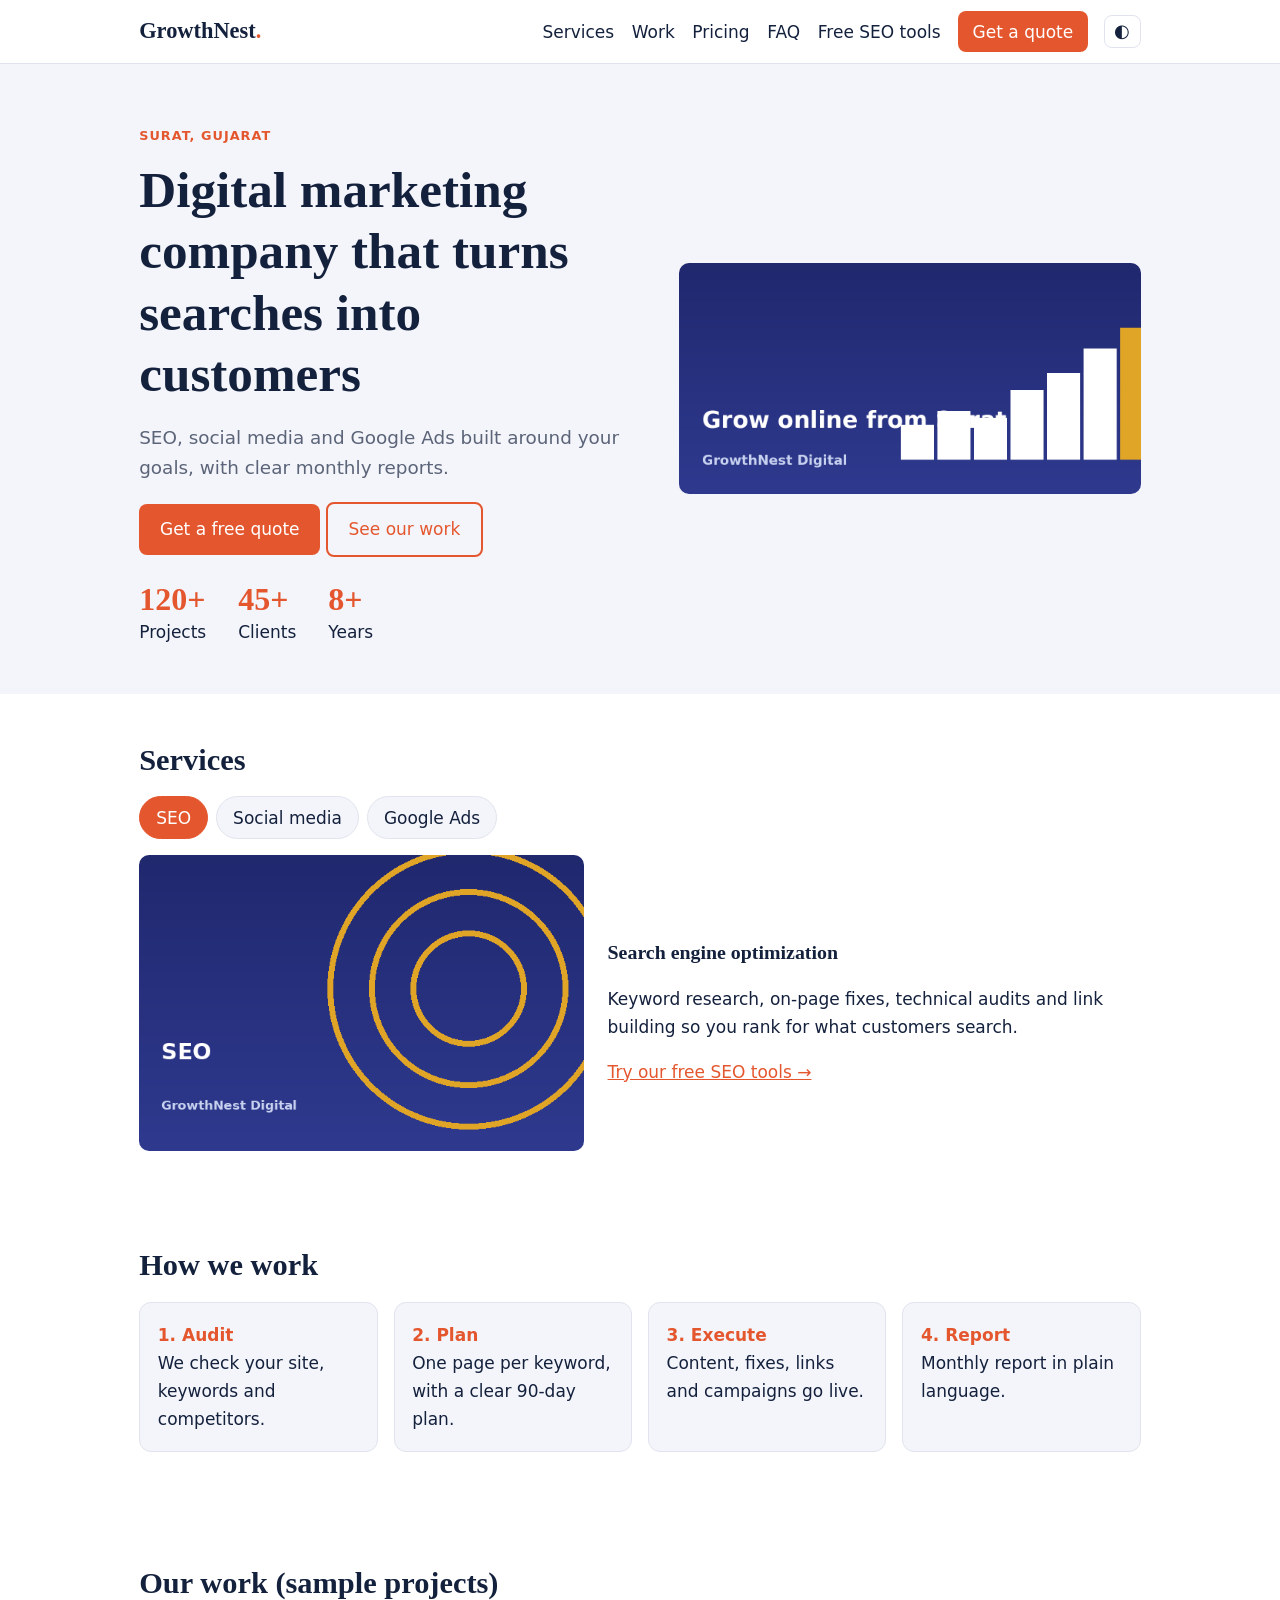
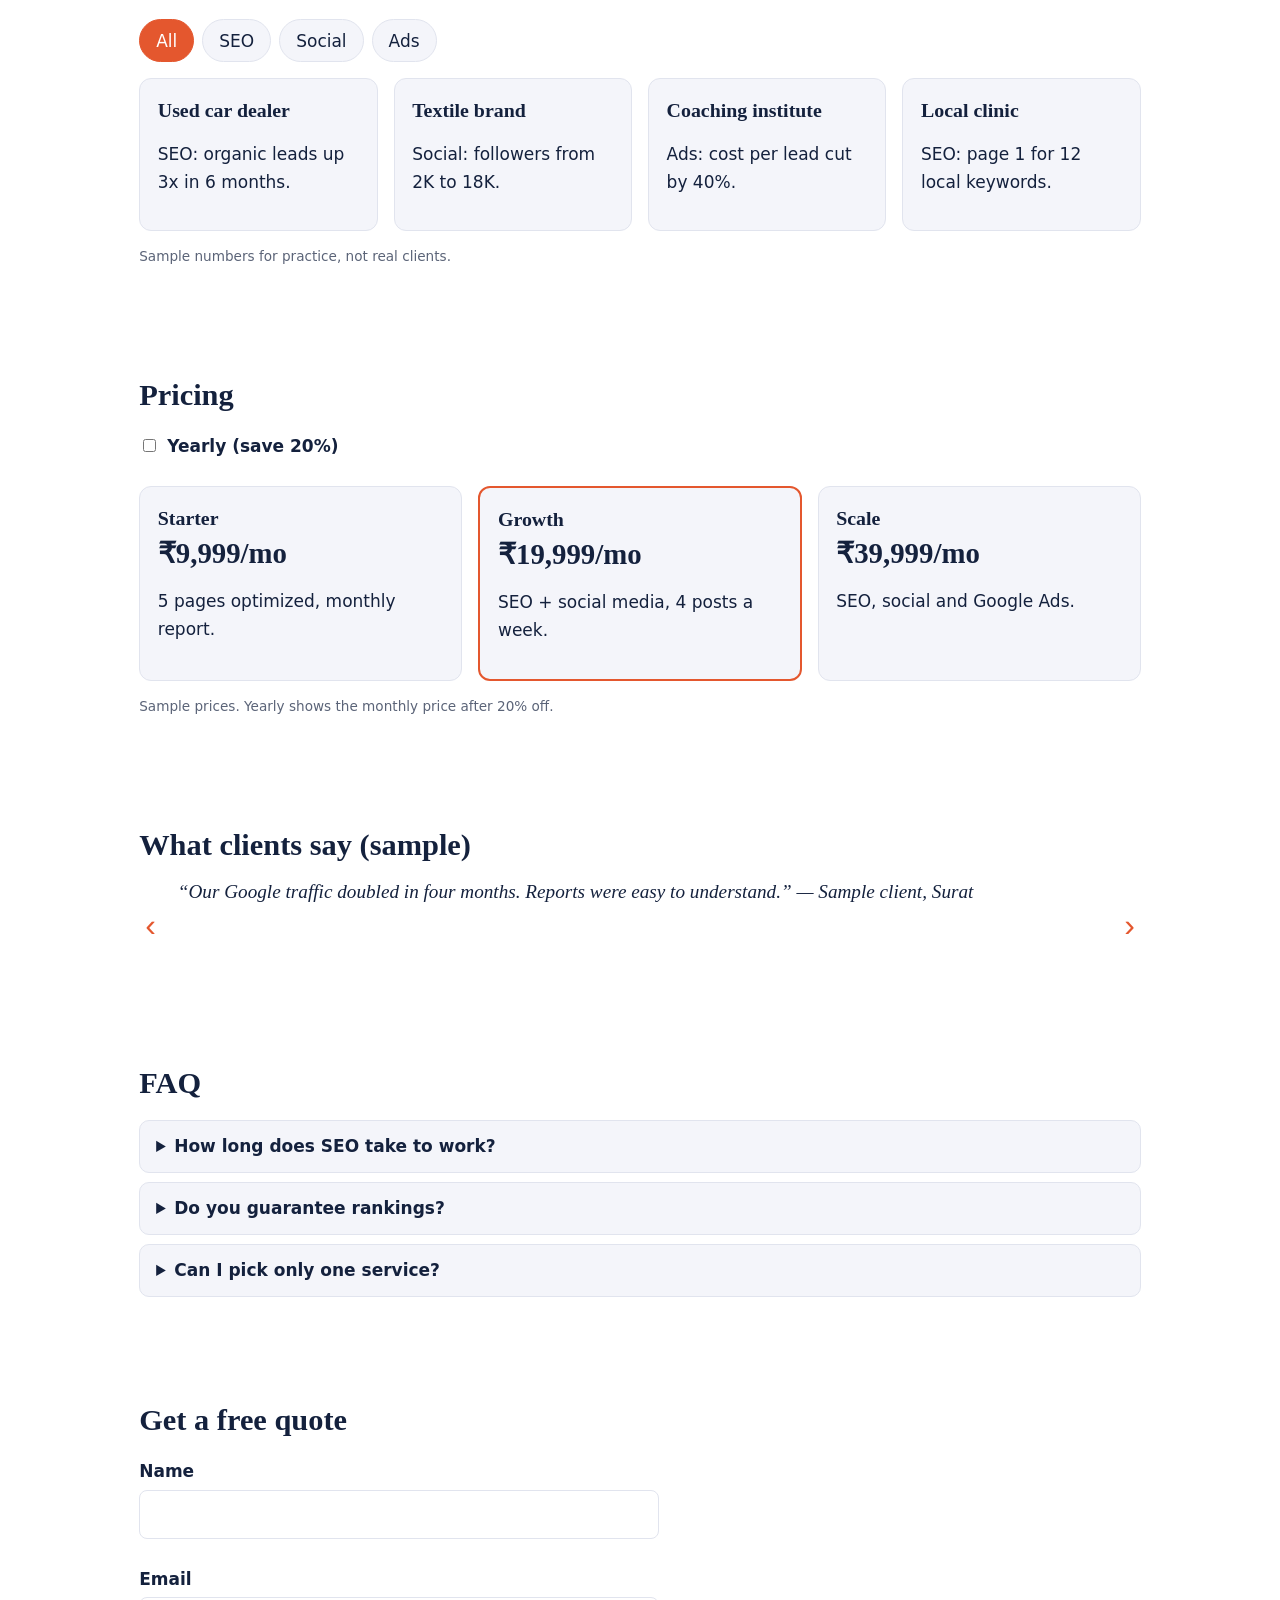
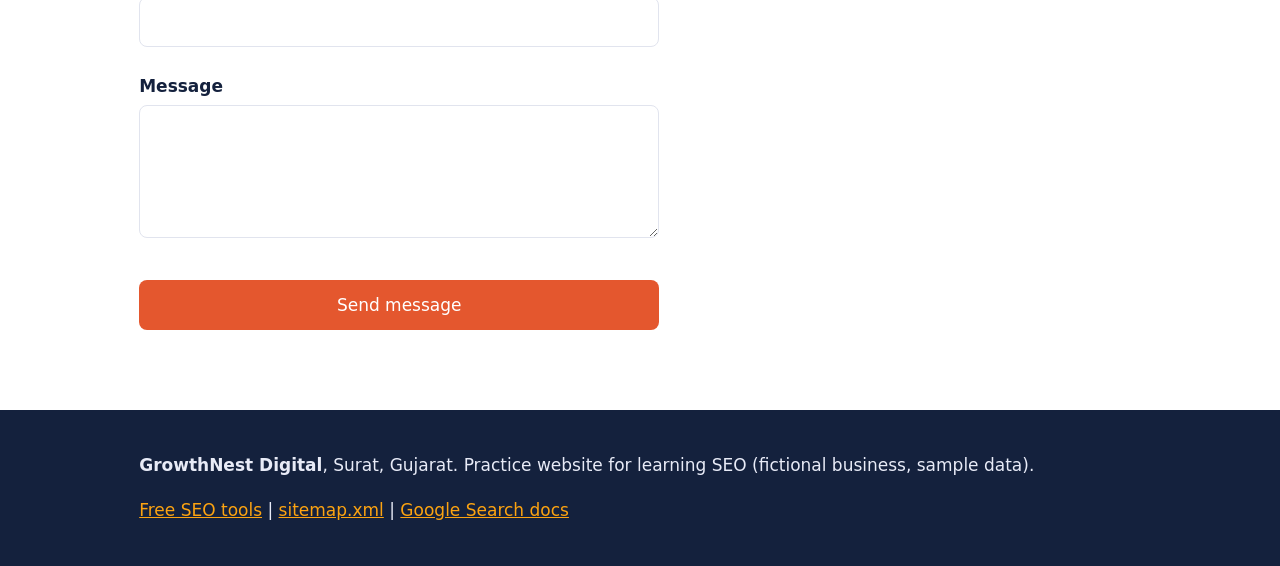
<file: index.html>
<!DOCTYPE html>
<html lang="en" data-theme="light">
<head>
<meta charset="UTF-8">
<meta name="viewport" content="width=device-width, initial-scale=1">
<title>Digital Marketing Company in Surat | SEO, Social Media, Ads</title>
<meta name="description" content="Digital marketing company in Surat for SEO, social media and Google Ads. See our work, pricing and get a free quote.">
<link rel="canonical" href="https://YOUR-SITE-URL/">
<meta property="og:type" content="website">
<meta property="og:title" content="Digital Marketing Company in Surat | SEO, Social Media, Ads">
<meta property="og:description" content="Digital marketing company in Surat for SEO, social media and Google Ads. See our work, pricing and get a free quote.">
<meta property="og:url" content="https://YOUR-SITE-URL/">
<meta property="og:image" content="https://YOUR-SITE-URL/images/og-image.png">
<meta property="og:site_name" content="GrowthNest Digital">
<meta name="twitter:card" content="summary_large_image">
<meta name="theme-color" content="#14213D">
<link rel="stylesheet" href="css/style.css">
<script type="application/ld+json">
{"@context":"https://schema.org","@graph":[{"@type":"LocalBusiness","name":"GrowthNest Digital","url":"https://YOUR-SITE-URL/","image":"https://YOUR-SITE-URL/images/og-image.png","address":{"@type":"PostalAddress","addressLocality":"Surat","addressRegion":"Gujarat","addressCountry":"IN"},"description":"SEO, social media marketing and Google Ads in Surat."},{"@type":"FAQPage","mainEntity":[{"@type":"Question","name":"How long does SEO take to work?","acceptedAnswer":{"@type":"Answer","text":"Usually 3 to 6 months for new sites, depending on competition."}},{"@type":"Question","name":"Do you guarantee rankings?","acceptedAnswer":{"@type":"Answer","text":"No. Nobody can honestly guarantee rankings; we focus on quality work and measurable growth."}}]}]}
</script>
<script>try{var t=localStorage.getItem("theme");if(t)document.documentElement.dataset.theme=t}catch(e){}</script>
</head>
<body>
<div id="bar"></div>
<header class="top"><div class="wrap row"><a class="logo" href="index.html">GrowthNest<span>.</span></a>
<button class="burger" aria-label="Menu" aria-expanded="false">&#9776;</button>
<nav id="nav" aria-label="Main"><a href="index.html#services">Services</a><a href="index.html#work">Work</a><a href="index.html#pricing">Pricing</a><a href="index.html#faq">FAQ</a><a href="tools.html">Free SEO tools</a><a class="btn sm" href="index.html#contact">Get a quote</a></nav>
<button class="mode" aria-label="Toggle dark mode">&#9680;</button></div></header>
<main>
<section class="hero"><div class="wrap two"><div class="rv"><p class="tag">Surat, Gujarat</p><h1>Digital marketing company that turns searches into customers</h1><p class="lead">SEO, social media and Google Ads built around your goals, with clear monthly reports.</p><p><a class="btn" href="#contact">Get a free quote</a> <a class="btn ghost" href="#work">See our work</a></p>
<ul class="stats"><li><b data-n="120">0</b>Projects</li><li><b data-n="45">0</b>Clients</li><li><b data-n="8">0</b>Years</li></ul></div>
<img class="rv" src="images/hero.png" width="1200" height="600" alt="Rising bar chart showing online growth for a Surat business"></div></section>
<section id="services" class="wrap sec"><h2 class="rv">Services</h2><div class="tabs" role="tablist"><button class="on" data-tab="t1">SEO</button><button data-tab="t2">Social media</button><button data-tab="t3">Google Ads</button></div>
<div class="panel on" id="t1"><img src="images/seo.png" width="600" height="400" alt="Illustration of search rings for SEO" loading="lazy"><div><h3>Search engine optimization</h3><p>Keyword research, on-page fixes, technical audits and link building so you rank for what customers search.</p><a href="tools.html">Try our free SEO tools &rarr;</a></div></div>
<div class="panel" id="t2"><img src="images/social.png" width="600" height="400" alt="Illustration of social media post grid" loading="lazy"><div><h3>Social media marketing</h3><p>Content calendar, posts and community replies on Instagram, Facebook and LinkedIn.</p></div></div>
<div class="panel" id="t3"><img src="images/ads.png" width="600" height="400" alt="Illustration of a rising ads performance chart" loading="lazy"><div><h3>Google Ads</h3><p>Search campaigns on high-intent keywords with clear cost-per-lead reporting.</p></div></div></section>
<section class="wrap sec"><h2 class="rv">How we work</h2><ol class="steps"><li class="rv"><b>1. Audit</b>We check your site, keywords and competitors.</li><li class="rv"><b>2. Plan</b>One page per keyword, with a clear 90-day plan.</li><li class="rv"><b>3. Execute</b>Content, fixes, links and campaigns go live.</li><li class="rv"><b>4. Report</b>Monthly report in plain language.</li></ol></section>
<section id="work" class="wrap sec"><h2 class="rv">Our work (sample projects)</h2><div class="tabs"><button class="on" data-f="all">All</button><button data-f="seo">SEO</button><button data-f="social">Social</button><button data-f="ads">Ads</button></div>
<div class="grid" id="works"><article class="card" data-c="seo"><h3>Used car dealer</h3><p>SEO: organic leads up 3x in 6 months.</p></article><article class="card" data-c="social"><h3>Textile brand</h3><p>Social: followers from 2K to 18K.</p></article><article class="card" data-c="ads"><h3>Coaching institute</h3><p>Ads: cost per lead cut by 40%.</p></article><article class="card" data-c="seo"><h3>Local clinic</h3><p>SEO: page 1 for 12 local keywords.</p></article></div><p class="note">Sample numbers for practice, not real clients.</p></section>
<section id="pricing" class="wrap sec"><h2 class="rv">Pricing</h2><p><label class="sw"><input type="checkbox" id="yr"> Yearly (save 20%)</label></p>
<div class="grid"><article class="card"><h3>Starter</h3><p class="price">&#8377;<span data-m="9999">9,999</span>/mo</p><p>5 pages optimized, monthly report.</p></article><article class="card hot"><h3>Growth</h3><p class="price">&#8377;<span data-m="19999">19,999</span>/mo</p><p>SEO + social media, 4 posts a week.</p></article><article class="card"><h3>Scale</h3><p class="price">&#8377;<span data-m="39999">39,999</span>/mo</p><p>SEO, social and Google Ads.</p></article></div><p class="note">Sample prices. Yearly shows the monthly price after 20% off.</p></section>
<section class="wrap sec"><h2 class="rv">What clients say (sample)</h2><div class="slider"><button id="prev" aria-label="Previous">&lsaquo;</button><blockquote id="q"></blockquote><button id="next" aria-label="Next">&rsaquo;</button></div></section>
<section id="faq" class="wrap sec"><h2 class="rv">FAQ</h2><details><summary>How long does SEO take to work?</summary><p>Usually 3 to 6 months for new sites, depending on competition.</p></details><details><summary>Do you guarantee rankings?</summary><p>No. Nobody can honestly guarantee rankings. We focus on quality work and measurable growth.</p></details><details><summary>Can I pick only one service?</summary><p>Yes. Every plan starts with a keyword audit.</p></details></section>
<section id="contact" class="wrap sec"><h2 class="rv">Get a free quote</h2><form id="cf" action="mailto:you@example.com" method="post" enctype="text/plain" novalidate><label>Name<input name="name" required></label><label>Email<input type="email" name="email" required></label><label>Message<textarea name="message" rows="4" required></textarea></label><p id="msg" role="status"></p><button class="btn" type="submit">Send message</button></form></section>
</main><footer><div class="wrap"><p><b>GrowthNest Digital</b>, Surat, Gujarat. Practice website for learning SEO (fictional business, sample data).</p>
<p><a href="tools.html">Free SEO tools</a> | <a href="sitemap.xml">sitemap.xml</a> | <a href="https://developers.google.com/search/docs" rel="nofollow noopener" target="_blank">Google Search docs</a></p></div></footer>
<button id="top" aria-label="Back to top">&uarr;</button>
<script src="js/main.js"></script>
</body>
</html>
</file>
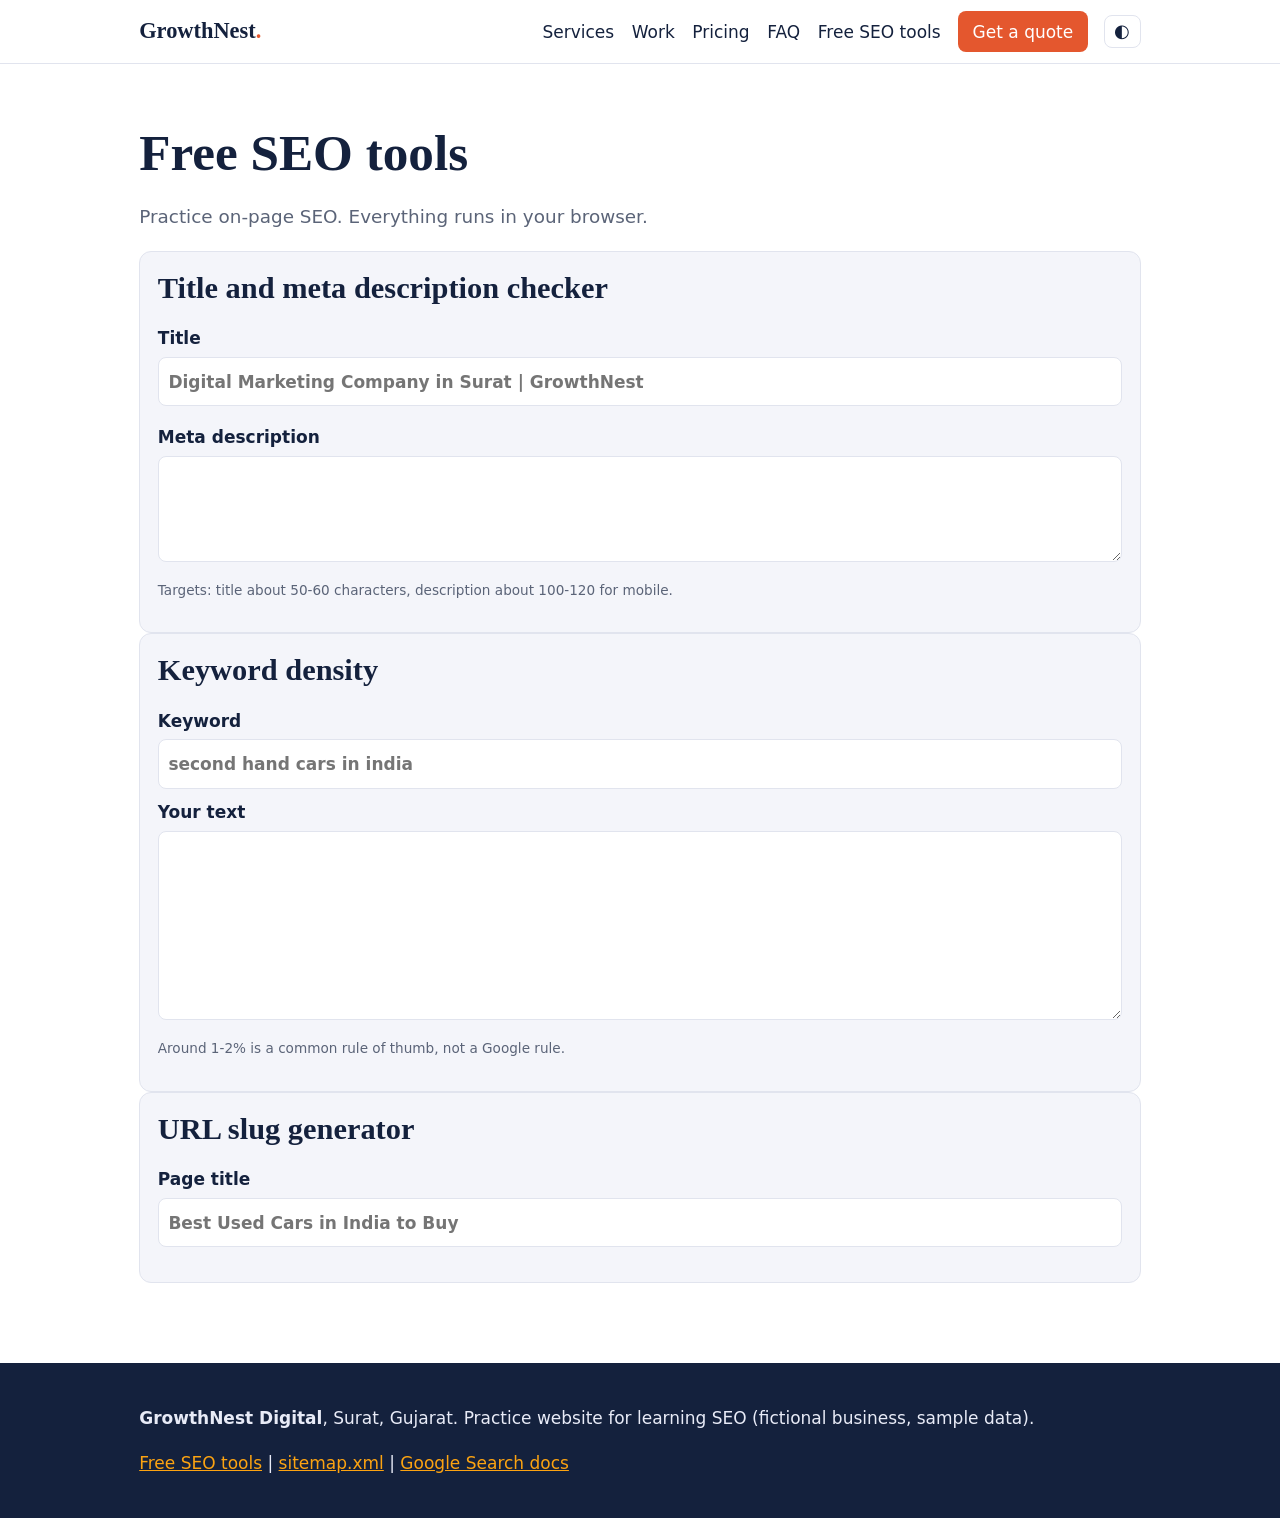
<file: tools.html>
<!DOCTYPE html>
<html lang="en" data-theme="light">
<head>
<meta charset="UTF-8">
<meta name="viewport" content="width=device-width, initial-scale=1">
<title>Free SEO Tools: Title Checker, Keyword Density, Slug Generator</title>
<meta name="description" content="Free SEO tools: check title and meta description length, calculate keyword density and create URL slugs.">
<link rel="canonical" href="https://YOUR-SITE-URL/tools.html">
<meta property="og:type" content="website">
<meta property="og:title" content="Free SEO Tools: Title Checker, Keyword Density, Slug Generator">
<meta property="og:description" content="Free SEO tools: check title and meta description length, calculate keyword density and create URL slugs.">
<meta property="og:url" content="https://YOUR-SITE-URL/tools.html">
<meta property="og:image" content="https://YOUR-SITE-URL/images/og-image.png">
<meta property="og:site_name" content="GrowthNest Digital">
<meta name="twitter:card" content="summary_large_image">
<meta name="theme-color" content="#14213D">
<link rel="stylesheet" href="css/style.css">

<script>try{var t=localStorage.getItem("theme");if(t)document.documentElement.dataset.theme=t}catch(e){}</script>
</head>
<body>
<div id="bar"></div>
<header class="top"><div class="wrap row"><a class="logo" href="index.html">GrowthNest<span>.</span></a>
<button class="burger" aria-label="Menu" aria-expanded="false">&#9776;</button>
<nav id="nav" aria-label="Main"><a href="index.html#services">Services</a><a href="index.html#work">Work</a><a href="index.html#pricing">Pricing</a><a href="index.html#faq">FAQ</a><a href="tools.html">Free SEO tools</a><a class="btn sm" href="index.html#contact">Get a quote</a></nav>
<button class="mode" aria-label="Toggle dark mode">&#9680;</button></div></header>
<main class="wrap sec"><h1>Free SEO tools</h1><p class="lead">Practice on-page SEO. Everything runs in your browser.</p>
<section class="card"><h2>Title and meta description checker</h2><label>Title<input id="ti" placeholder="Digital Marketing Company in Surat | GrowthNest"></label><p id="tc" class="cnt"></p><label>Meta description<textarea id="de" rows="3"></textarea></label><p id="dc" class="cnt"></p><p class="note">Targets: title about 50-60 characters, description about 100-120 for mobile.</p></section>
<section class="card"><h2>Keyword density</h2><label>Keyword<input id="kw" placeholder="second hand cars in india"></label><label>Your text<textarea id="tx" rows="6"></textarea></label><p id="kd" class="cnt"></p><p class="note">Around 1-2% is a common rule of thumb, not a Google rule.</p></section>
<section class="card"><h2>URL slug generator</h2><label>Page title<input id="sl" placeholder="Best Used Cars in India to Buy"></label><p id="so" class="cnt"></p></section></main><footer><div class="wrap"><p><b>GrowthNest Digital</b>, Surat, Gujarat. Practice website for learning SEO (fictional business, sample data).</p>
<p><a href="tools.html">Free SEO tools</a> | <a href="sitemap.xml">sitemap.xml</a> | <a href="https://developers.google.com/search/docs" rel="nofollow noopener" target="_blank">Google Search docs</a></p></div></footer>
<button id="top" aria-label="Back to top">&uarr;</button>
<script src="js/main.js"></script>
</body>
</html>
</file>
<file: css/style.css>
:root{--bg:#fff;--fg:#14213d;--mut:#5b6478;--card:#f4f5fa;--line:#e1e4ee;--brand:#e4572e;--gold:#fca311}
[data-theme=dark]{--bg:#0e1424;--fg:#eef0f7;--mut:#a3abc2;--card:#162039;--line:#26314f}
*{box-sizing:border-box}html{scroll-behavior:smooth}body{margin:0;background:var(--bg);color:var(--fg);font:17px/1.65 system-ui,Segoe UI,Arial,sans-serif}
h1,h2,h3,.logo{font-family:Georgia,serif;line-height:1.2}h1{font-size:clamp(2rem,5vw,3.2rem);margin:.2em 0}h2{font-size:1.9rem;margin:0 0 .6em}
a{color:var(--brand)}:focus-visible{outline:3px solid var(--gold);outline-offset:2px}.wrap{max-width:1040px;margin:0 auto;padding:0 1.2rem}.sec{padding:3rem 1.2rem}
img{max-width:100%;height:auto;display:block;border-radius:10px}#bar{position:fixed;top:0;left:0;height:3px;width:0;background:var(--brand);z-index:20}
.top{position:sticky;top:0;background:var(--bg);border-bottom:1px solid var(--line);z-index:10}.row{display:flex;align-items:center;gap:1rem;padding:.7rem 1.2rem}
.logo{font-weight:700;font-size:1.4rem;text-decoration:none;color:var(--fg)}.logo span{color:var(--brand)}nav{display:flex;align-items:center;gap:1.1rem;margin-left:auto}nav a{text-decoration:none;color:var(--fg)}
.burger,.mode{background:none;border:1px solid var(--line);color:var(--fg);border-radius:8px;font-size:1.1rem;padding:.3rem .6rem;cursor:pointer}.burger{display:none}
.btn{display:inline-block;background:var(--brand);color:#fff!important;padding:.7rem 1.3rem;border:0;border-radius:8px;text-decoration:none;font:inherit;cursor:pointer}.btn.sm{padding:.4rem .9rem}.btn.ghost{background:none;border:2px solid var(--brand);color:var(--brand)!important}
.hero{background:var(--card)}.two{display:grid;grid-template-columns:1.1fr 1fr;gap:2rem;align-items:center;padding:3rem 1.2rem}.tag{color:var(--brand);font-weight:700;letter-spacing:.08em;text-transform:uppercase;font-size:.8rem}.lead{color:var(--mut);font-size:1.15rem}
.stats{display:flex;gap:2rem;list-style:none;padding:0;margin:1.5rem 0 0}.stats b{display:block;font:700 2rem Georgia,serif;color:var(--brand)}
.tabs{display:flex;gap:.5rem;flex-wrap:wrap;margin-bottom:1rem}.tabs button{background:var(--card);color:var(--fg);border:1px solid var(--line);border-radius:999px;padding:.4rem 1rem;cursor:pointer;font:inherit}.tabs .on{background:var(--brand);color:#fff;border-color:var(--brand)}
.panel{display:none;grid-template-columns:1fr 1.2fr;gap:1.5rem;align-items:center}.panel.on{display:grid}
.steps{list-style:none;padding:0;display:grid;grid-template-columns:repeat(auto-fit,minmax(200px,1fr));gap:1rem}.steps li,.card{background:var(--card);border:1px solid var(--line);border-radius:12px;padding:1.1rem}.steps b{display:block;color:var(--brand)}
.grid{display:grid;grid-template-columns:repeat(auto-fit,minmax(230px,1fr));gap:1rem}.card h3{margin:.1em 0}.hot{border:2px solid var(--brand)}.price{font:700 1.8rem Georgia,serif;margin:.2em 0}.note{color:var(--mut);font-size:.85rem}
.sw{display:inline-flex;gap:.5rem;align-items:center;cursor:pointer}.slider{display:flex;align-items:center;gap:1rem}.slider button{font-size:2rem;background:none;border:0;color:var(--brand);cursor:pointer}blockquote{margin:0;flex:1;font:italic 1.2rem Georgia,serif;min-height:5.5rem}
details{border:1px solid var(--line);border-radius:10px;padding:.7rem 1rem;margin-bottom:.6rem;background:var(--card)}summary{cursor:pointer;font-weight:600}
form{display:grid;gap:1rem;max-width:520px}label{display:grid;gap:.3rem;font-weight:600;margin-bottom:.6rem}input,textarea{font:inherit;padding:.6rem;border:1px solid var(--line);border-radius:8px;background:var(--bg);color:var(--fg)}input.bad,textarea.bad{border-color:#d33}#msg{margin:0;color:#d33}.cnt{font-weight:600}.ok{color:#198754}.warn{color:#c77800}
footer{background:#14213d;color:#e8ebf7;padding:1.5rem 0;margin-top:2rem}footer a{color:var(--gold)}#top{position:fixed;right:1rem;bottom:1rem;display:none;border:0;border-radius:50%;width:44px;height:44px;background:var(--brand);color:#fff;font-size:1.3rem;cursor:pointer}
.rv{opacity:0;transform:translateY(16px);transition:.6s}.rv.in{opacity:1;transform:none}@media(prefers-reduced-motion:reduce){.rv{opacity:1;transform:none;transition:none}html{scroll-behavior:auto}}
@media(max-width:760px){.burger{display:block;margin-left:auto}nav{display:none;position:absolute;top:100%;left:0;right:0;flex-direction:column;align-items:flex-start;background:var(--bg);padding:1rem 1.2rem;border-bottom:1px solid var(--line);margin:0}nav.open{display:flex}.two,.panel.on{grid-template-columns:1fr}}
</file>
